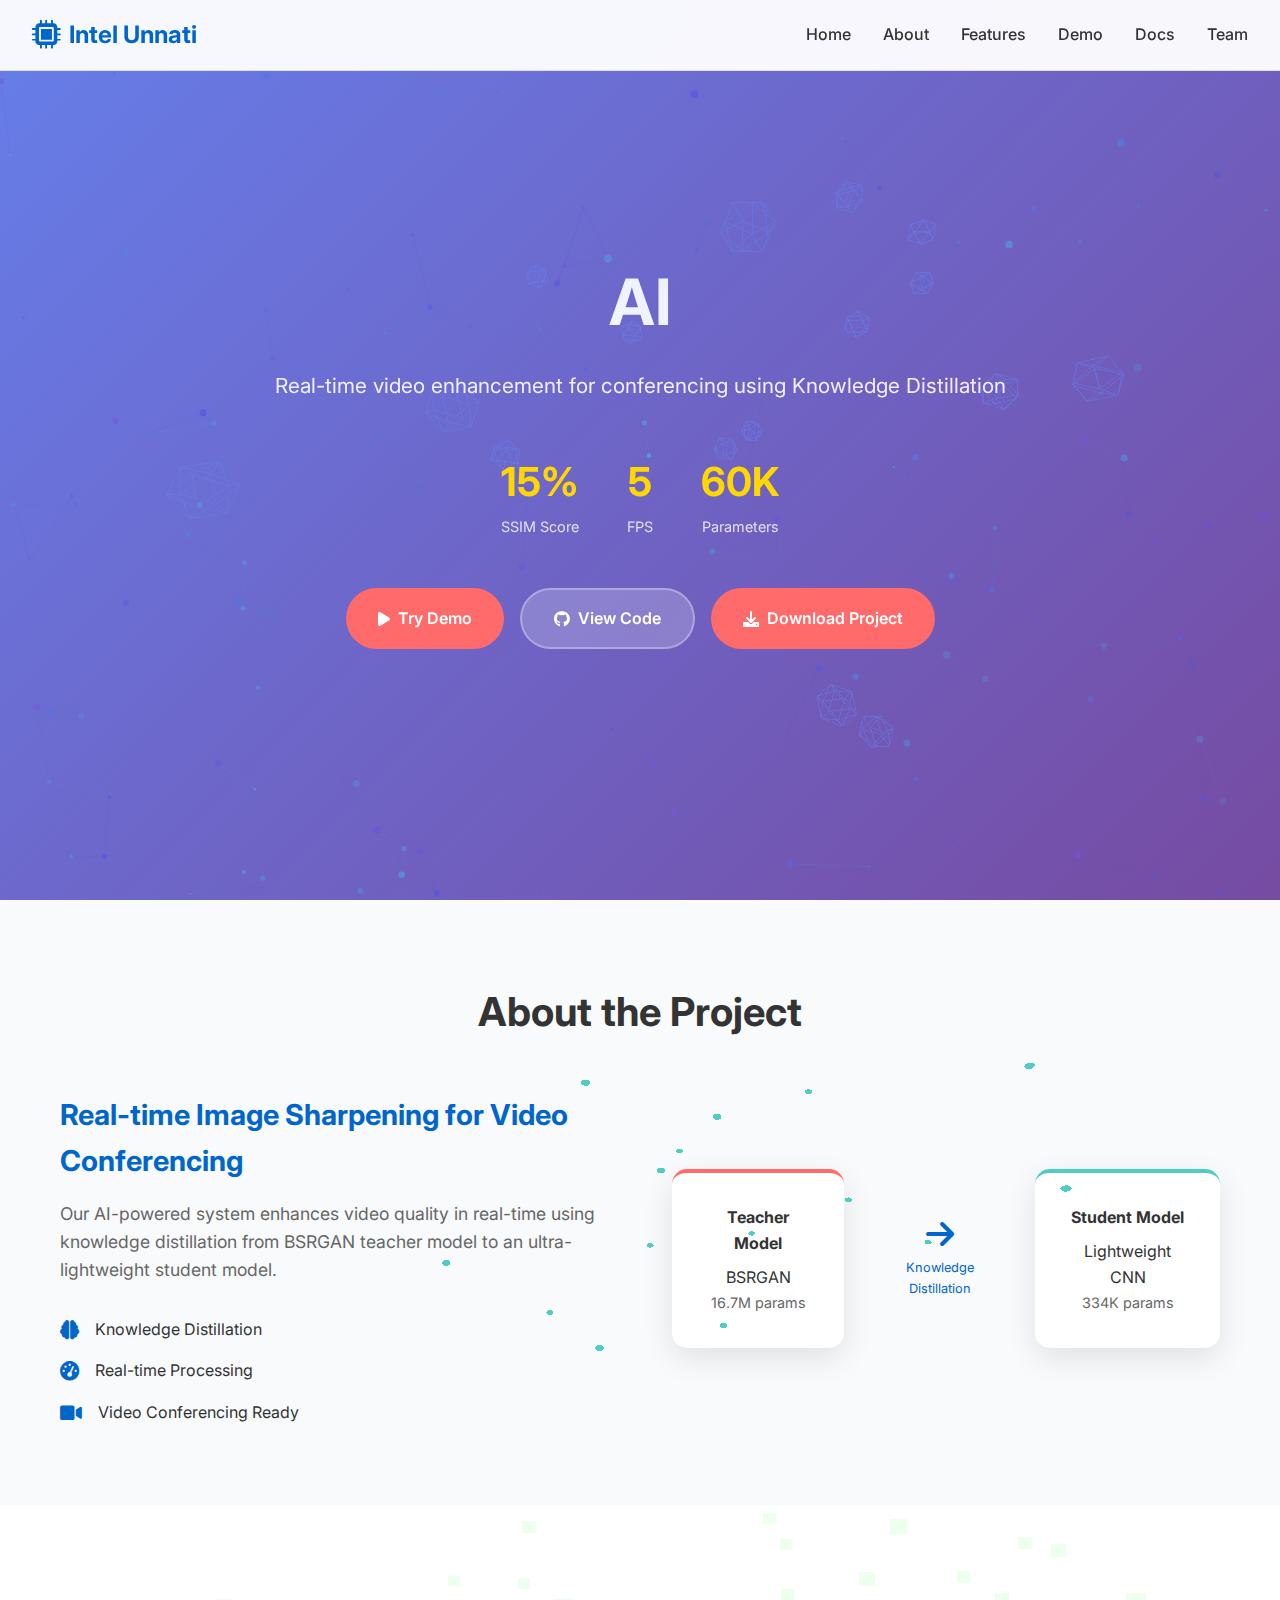
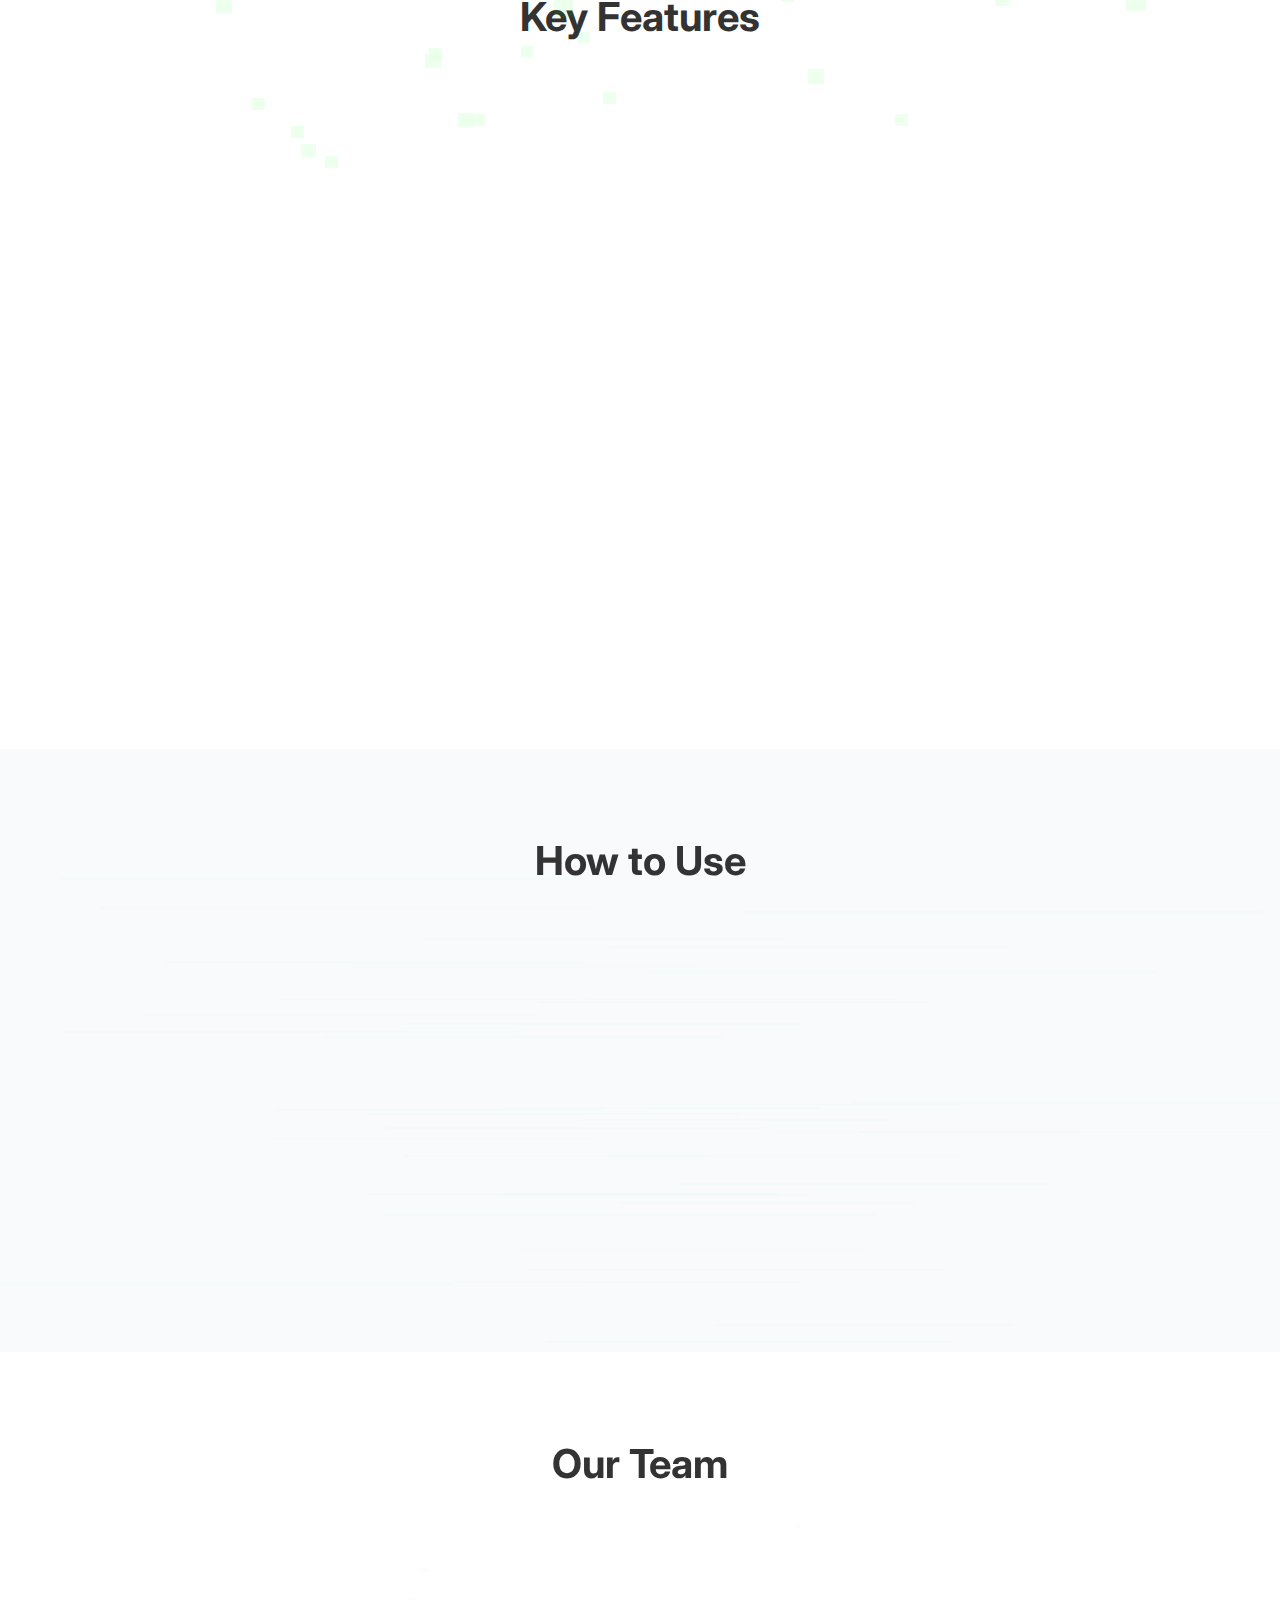
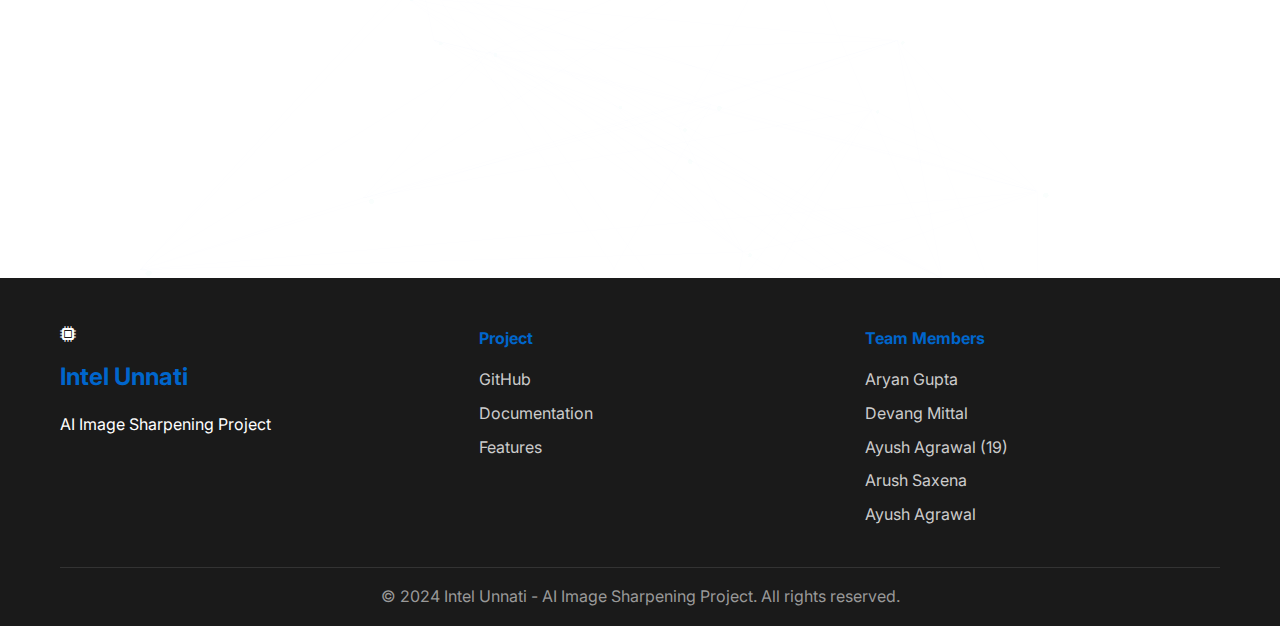
<file: website/index.html>
<!DOCTYPE html>
<html lang="en">
<head>
    <meta charset="UTF-8">
    <meta name="viewport" content="width=device-width, initial-scale=1.0">
    <title>AI Image Sharpening - Intel Unnati</title>
    <link href="https://cdnjs.cloudflare.com/ajax/libs/font-awesome/6.0.0/css/all.min.css" rel="stylesheet">
    <link href="https://fonts.googleapis.com/css2?family=Inter:wght@300;400;500;600;700&display=swap" rel="stylesheet">
    <script src="three.min.js"></script>
    <link rel="stylesheet" href="style.css">
</head>
<body>
    <!-- Header -->
    <header class="header">
        <nav class="nav">
            <div class="nav-brand">
                <i class="fas fa-microchip"></i>
                <span>Intel Unnati</span>
            </div>
            <ul class="nav-menu">
                <li><a href="#home">Home</a></li>
                <li><a href="#about">About</a></li>
                <li><a href="#features">Features</a></li>
                <li><a href="#demo">Demo</a></li>
                <li><a href="documentation.html">Docs</a></li>
                <li><a href="#team">Team</a></li>
            </ul>
        </nav>
    </header>

    <!-- Hero Section -->
    <section id="home" class="hero">
        <div class="hero-bg">
            <canvas id="three-canvas"></canvas>
            <canvas id="particle-canvas" style="position: absolute; top: 0; left: 0; pointer-events: none;"></canvas>
        </div>
        <div class="hero-content">
            <h1 class="hero-title">AI Image Sharpening</h1>
            <p class="hero-subtitle">Real-time video enhancement for conferencing using Knowledge Distillation</p>
            <div class="hero-stats">
                <div class="stat">
                    <span class="stat-number">88.82%</span>
                    <span class="stat-label">SSIM Score</span>
                </div>
                <div class="stat">
                    <span class="stat-number">31.4</span>
                    <span class="stat-label">FPS</span>
                </div>
                <div class="stat">
                    <span class="stat-number">334K</span>
                    <span class="stat-label">Parameters</span>
                </div>
            </div>
            <div class="hero-buttons">
                <a href="#demo" class="btn btn-primary">
                    <i class="fas fa-play"></i>
                    Try Demo
                </a>
                <a href="https://github.com/sanatanisher01/image-sharpening" class="btn btn-secondary">
                    <i class="fab fa-github"></i>
                    View Code
                </a>
                <a href="project-files-complete.zip" class="btn btn-primary" download>
                    <i class="fas fa-download"></i>
                    Download Project
                </a>
            </div>
        </div>
    </section>

    <!-- About Section -->
    <section id="about" class="about">
        <div class="container">
            <h2 class="section-title">About the Project</h2>
            <div class="about-grid">
                <div class="about-text">
                    <h3>Real-time Image Sharpening for Video Conferencing</h3>
                    <p>Our AI-powered system enhances video quality in real-time using knowledge distillation from BSRGAN teacher model to an ultra-lightweight student model.</p>
                    <div class="about-features">
                        <div class="feature-item">
                            <i class="fas fa-brain"></i>
                            <span>Knowledge Distillation</span>
                        </div>
                        <div class="feature-item">
                            <i class="fas fa-tachometer-alt"></i>
                            <span>Real-time Processing</span>
                        </div>
                        <div class="feature-item">
                            <i class="fas fa-video"></i>
                            <span>Video Conferencing Ready</span>
                        </div>
                    </div>
                </div>
                <div class="about-visual">
                    <div class="model-architecture">
                        <div class="model-box teacher">
                            <h4>Teacher Model</h4>
                            <p>BSRGAN</p>
                            <span>16.7M params</span>
                        </div>
                        <div class="arrow">
                            <i class="fas fa-arrow-right"></i>
                            <span>Knowledge Distillation</span>
                        </div>
                        <div class="model-box student">
                            <h4>Student Model</h4>
                            <p>Lightweight CNN</p>
                            <span>334K params</span>
                        </div>
                    </div>
                </div>
            </div>
        </div>
    </section>

    <!-- Features Section -->
    <section id="features" class="features">
        <div class="container">
            <h2 class="section-title">Key Features</h2>
            <div class="features-grid">
                <div class="feature-card">
                    <div class="feature-icon">
                        <i class="fas fa-rocket"></i>
                    </div>
                    <h3>Ultra-Fast Performance</h3>
                    <p>Achieves 31.4 FPS at 480p resolution, perfect for real-time video conferencing.</p>
                </div>
                <div class="feature-card">
                    <div class="feature-icon">
                        <i class="fas fa-eye"></i>
                    </div>
                    <h3>High Quality Enhancement</h3>
                    <p>88.82% SSIM score ensuring excellent visual quality and sharpness.</p>
                </div>
                <div class="feature-card">
                    <div class="feature-icon">
                        <i class="fas fa-feather"></i>
                    </div>
                    <h3>Lightweight Model</h3>
                    <p>Only 334K parameters - 99% reduction from teacher model.</p>
                </div>
                <div class="feature-card">
                    <div class="feature-icon">
                        <i class="fas fa-plug"></i>
                    </div>
                    <h3>Easy Integration</h3>
                    <p>Direct integration with Google Meet, Zoom, and other platforms.</p>
                </div>
                <div class="feature-card">
                    <div class="feature-icon">
                        <i class="fas fa-chart-line"></i>
                    </div>
                    <h3>Proven Results</h3>
                    <p>Evaluation on 100+ images with 4.2/5.0 Mean Opinion Score.</p>
                </div>
                <div class="feature-card">
                    <div class="feature-icon">
                        <i class="fas fa-code"></i>
                    </div>
                    <h3>Open Source</h3>
                    <p>Complete codebase available on GitHub with documentation.</p>
                </div>
            </div>
        </div>
    </section>

    <!-- Demo Section -->
    <section id="demo" class="demo">
        <div class="demo-bg">
            <canvas id="demo-canvas"></canvas>
        </div>
        <div class="container">
            <h2 class="section-title">How to Use</h2>
            <div class="demo-steps">
                <div class="step">
                    <div class="step-number">1</div>
                    <div class="step-content">
                        <h3>Clone Repository</h3>
                        <div class="code-block">
                            <code>git clone https://github.com/sanatanisher01/image-sharpening.git</code>
                        </div>
                    </div>
                </div>
                <div class="step">
                    <div class="step-number">2</div>
                    <div class="step-content">
                        <h3>Install Dependencies</h3>
                        <div class="code-block">
                            <code>pip install -r requirements.txt</code>
                        </div>
                    </div>
                </div>
                <div class="step">
                    <div class="step-number">3</div>
                    <div class="step-content">
                        <h3>Run AI Camera</h3>
                        <div class="code-block">
                            <code>python camera.py</code>
                        </div>
                    </div>
                </div>
                <div class="step">
                    <div class="step-number">4</div>
                    <div class="step-content">
                        <h3>Use in Video Calls</h3>
                        <p>Select "Python Virtual Camera" in your video conferencing app</p>
                    </div>
                </div>
            </div>
        </div>
    </section>

    <!-- Team Section -->
    <section id="team" class="team">
        <div class="team-bg">
            <canvas id="team-canvas"></canvas>
        </div>
        <div class="container">
            <h2 class="section-title">Our Team</h2>
            <div class="team-grid">
                <div class="team-member">
                    <div class="member-avatar">
                        <i class="fas fa-user"></i>
                    </div>
                    <h3>Aryan Gupta</h3>
                    <p>Lead Developer</p>
                </div>
                <div class="team-member">
                    <div class="member-avatar">
                        <i class="fas fa-user"></i>
                    </div>
                    <h3>Devang Mittal</h3>
                    <p>AI Researcher</p>
                </div>
                <div class="team-member">
                    <div class="member-avatar">
                        <i class="fas fa-user"></i>
                    </div>
                    <h3>Ayush Agrawal (19)</h3>
                    <p>ML Engineer</p>
                </div>
                <div class="team-member">
                    <div class="member-avatar">
                        <i class="fas fa-user"></i>
                    </div>
                    <h3>Arush Saxena</h3>
                    <p>Backend Developer</p>
                </div>
                <div class="team-member">
                    <div class="member-avatar">
                        <i class="fas fa-user"></i>
                    </div>
                    <h3>Ayush Agrawal</h3>
                    <p>Frontend Developer</p>
                </div>
            </div>
        </div>
    </section>

    <!-- Footer -->
    <footer class="footer">
        <div class="container">
            <div class="footer-content">
                <div class="footer-brand">
                    <i class="fas fa-microchip"></i>
                    <span>Intel Unnati</span>
                    <p>AI Image Sharpening Project</p>
                </div>
                <div class="footer-links">
                    <div class="link-group">
                        <h4>Project</h4>
                        <a href="https://github.com/sanatanisher01/image-sharpening">GitHub</a>
                        <a href="documentation.html">Documentation</a>
                        <a href="#features">Features</a>
                    </div>
                    <div class="link-group">
                        <h4>Team Members</h4>
                        <span>Aryan Gupta</span>
                        <span>Devang Mittal</span>
                        <span>Ayush Agrawal (19)</span>
                        <span>Arush Saxena</span>
                        <span>Ayush Agrawal</span>
                    </div>
                </div>
            </div>
            <div class="footer-bottom">
                <p>&copy; 2024 Intel Unnati - AI Image Sharpening Project. All rights reserved.</p>
            </div>
        </div>
    </footer>

    <script src="script.js"></script>
    <script src="particles.js"></script>
    <script src="enhanced-effects.js"></script>
</body>
</html>
</file>
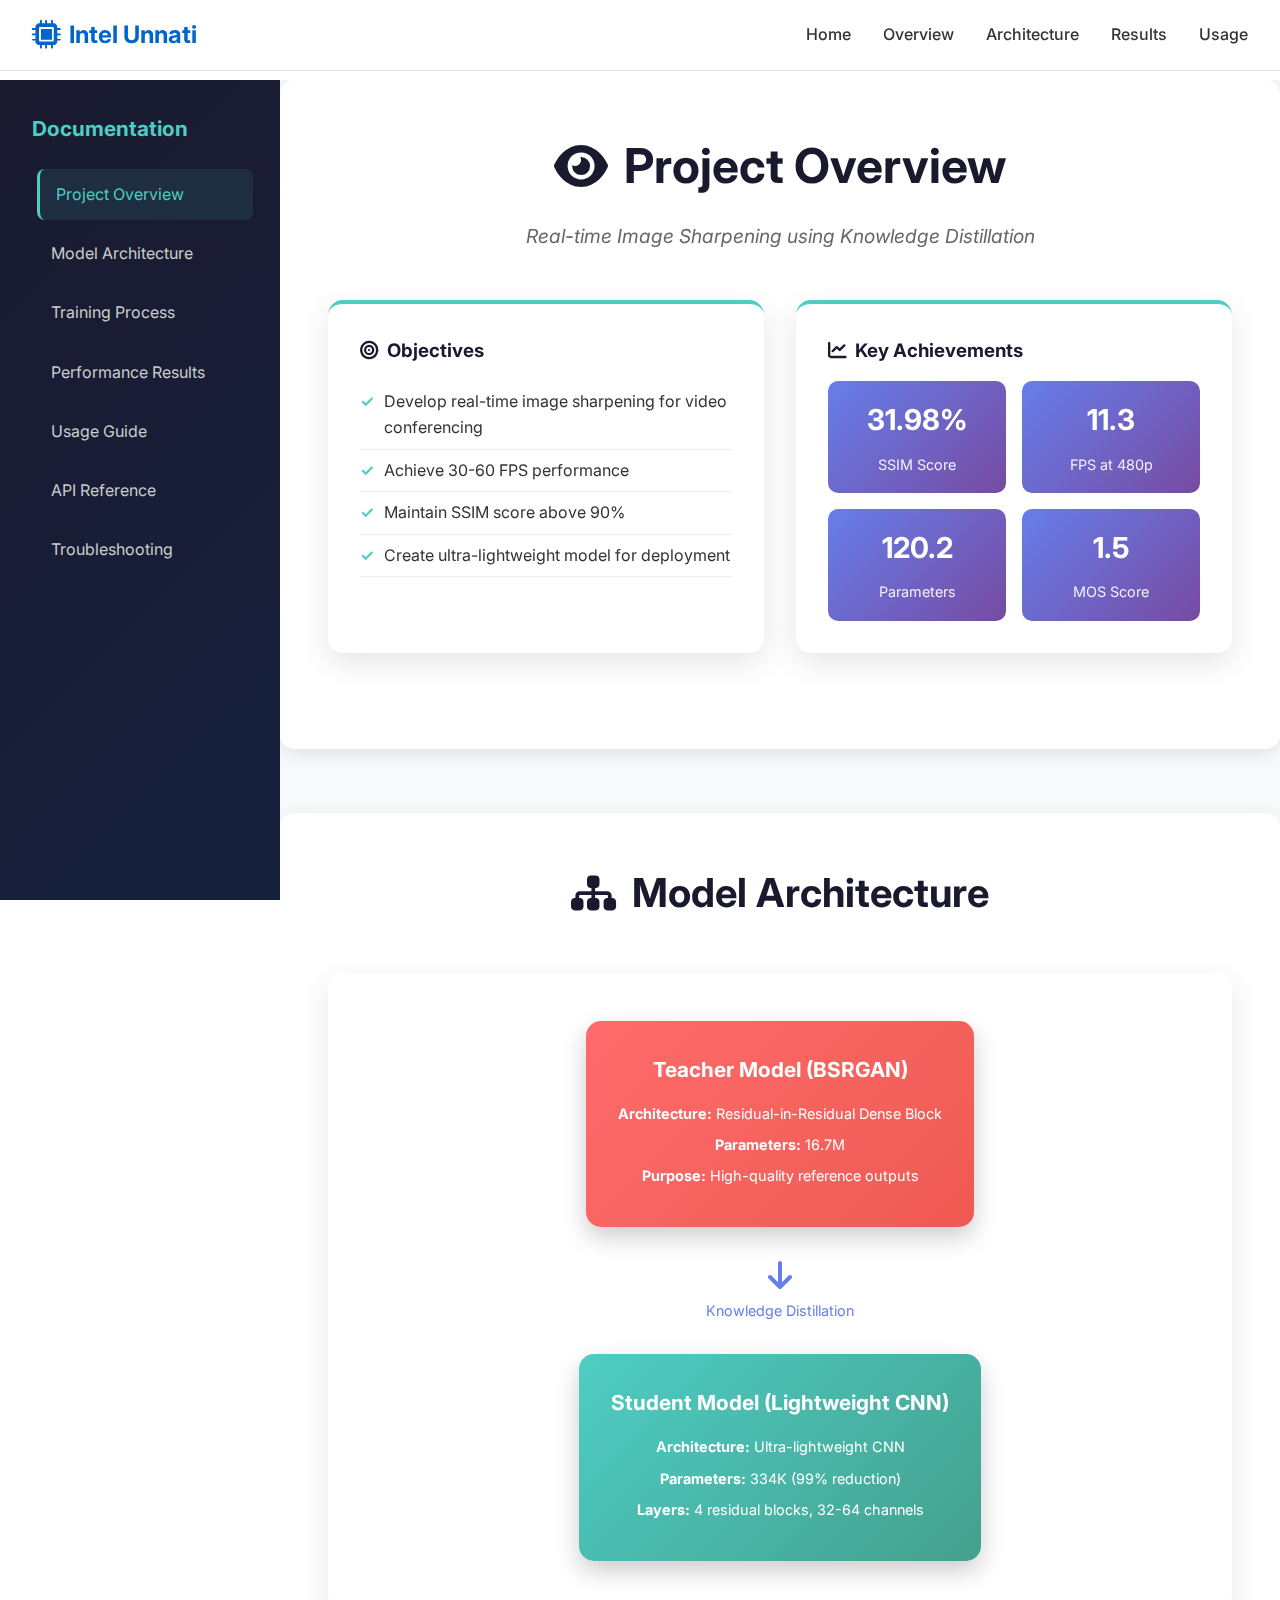
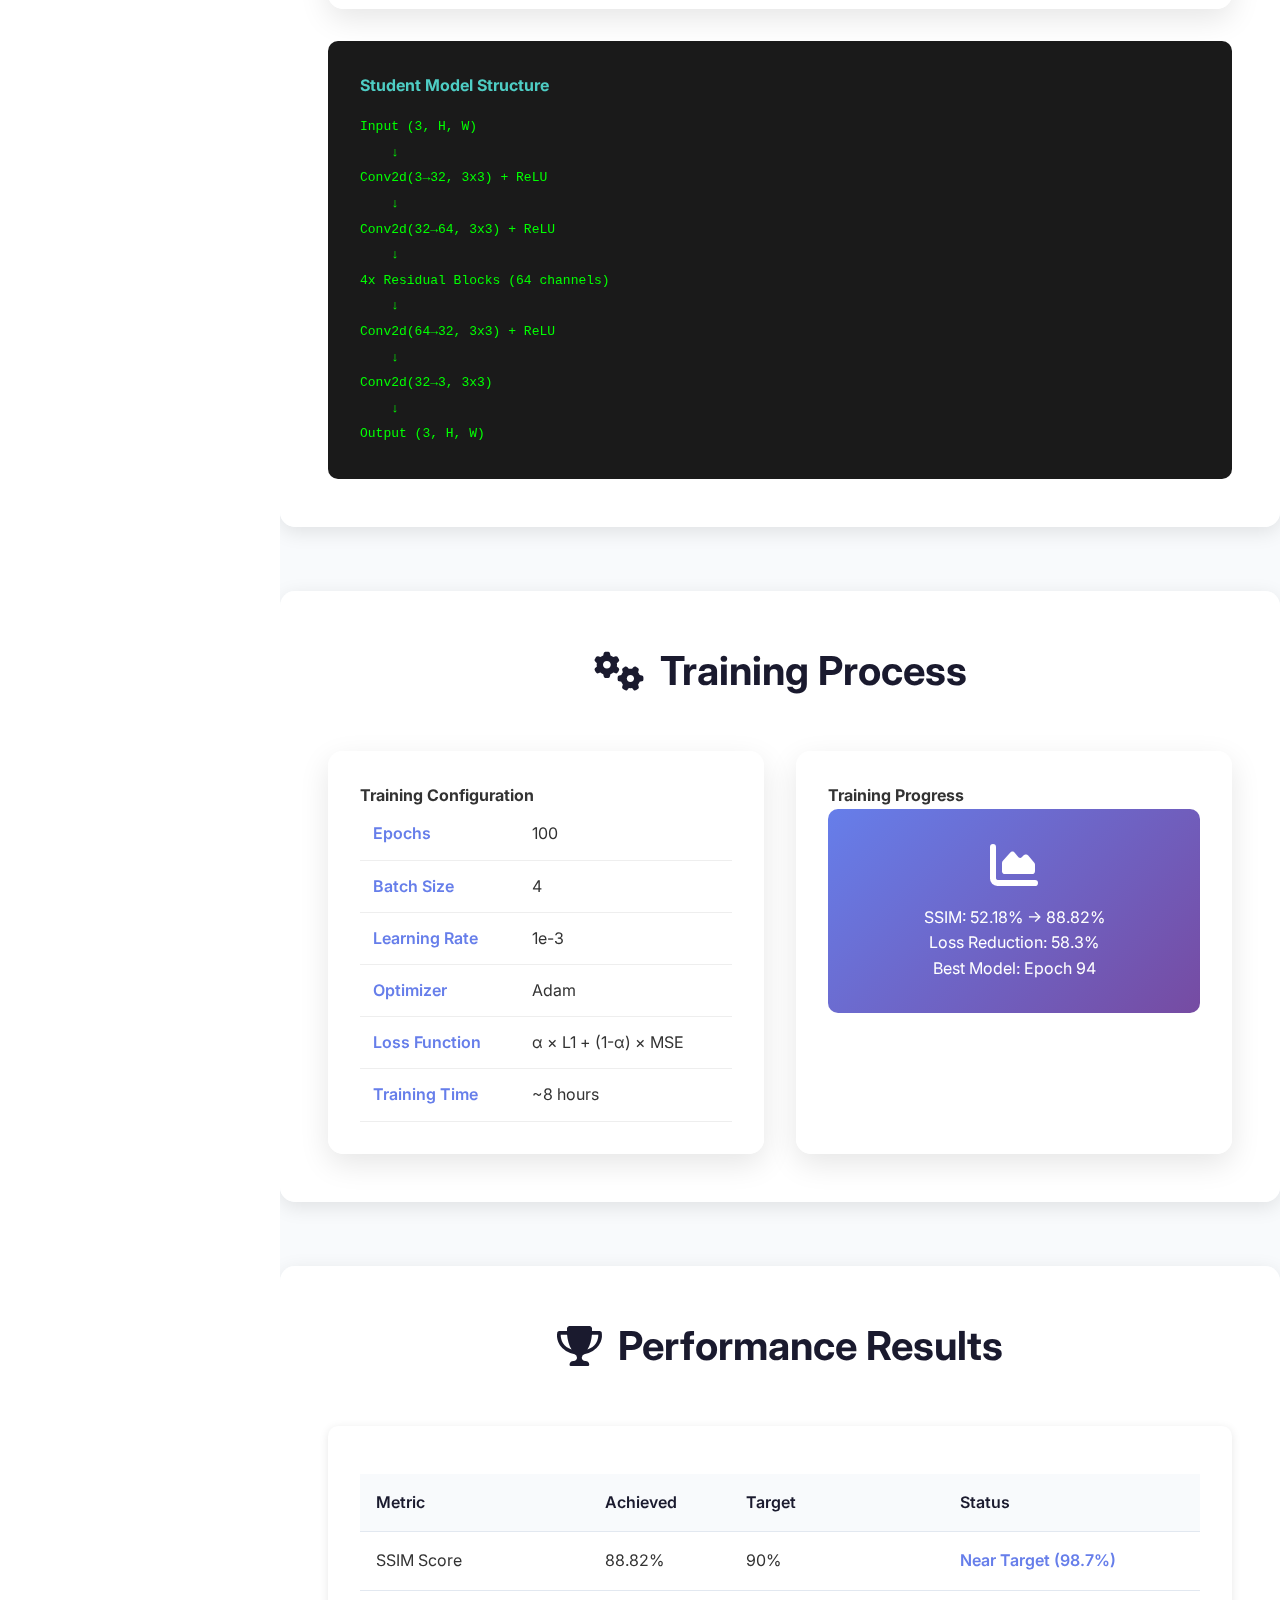
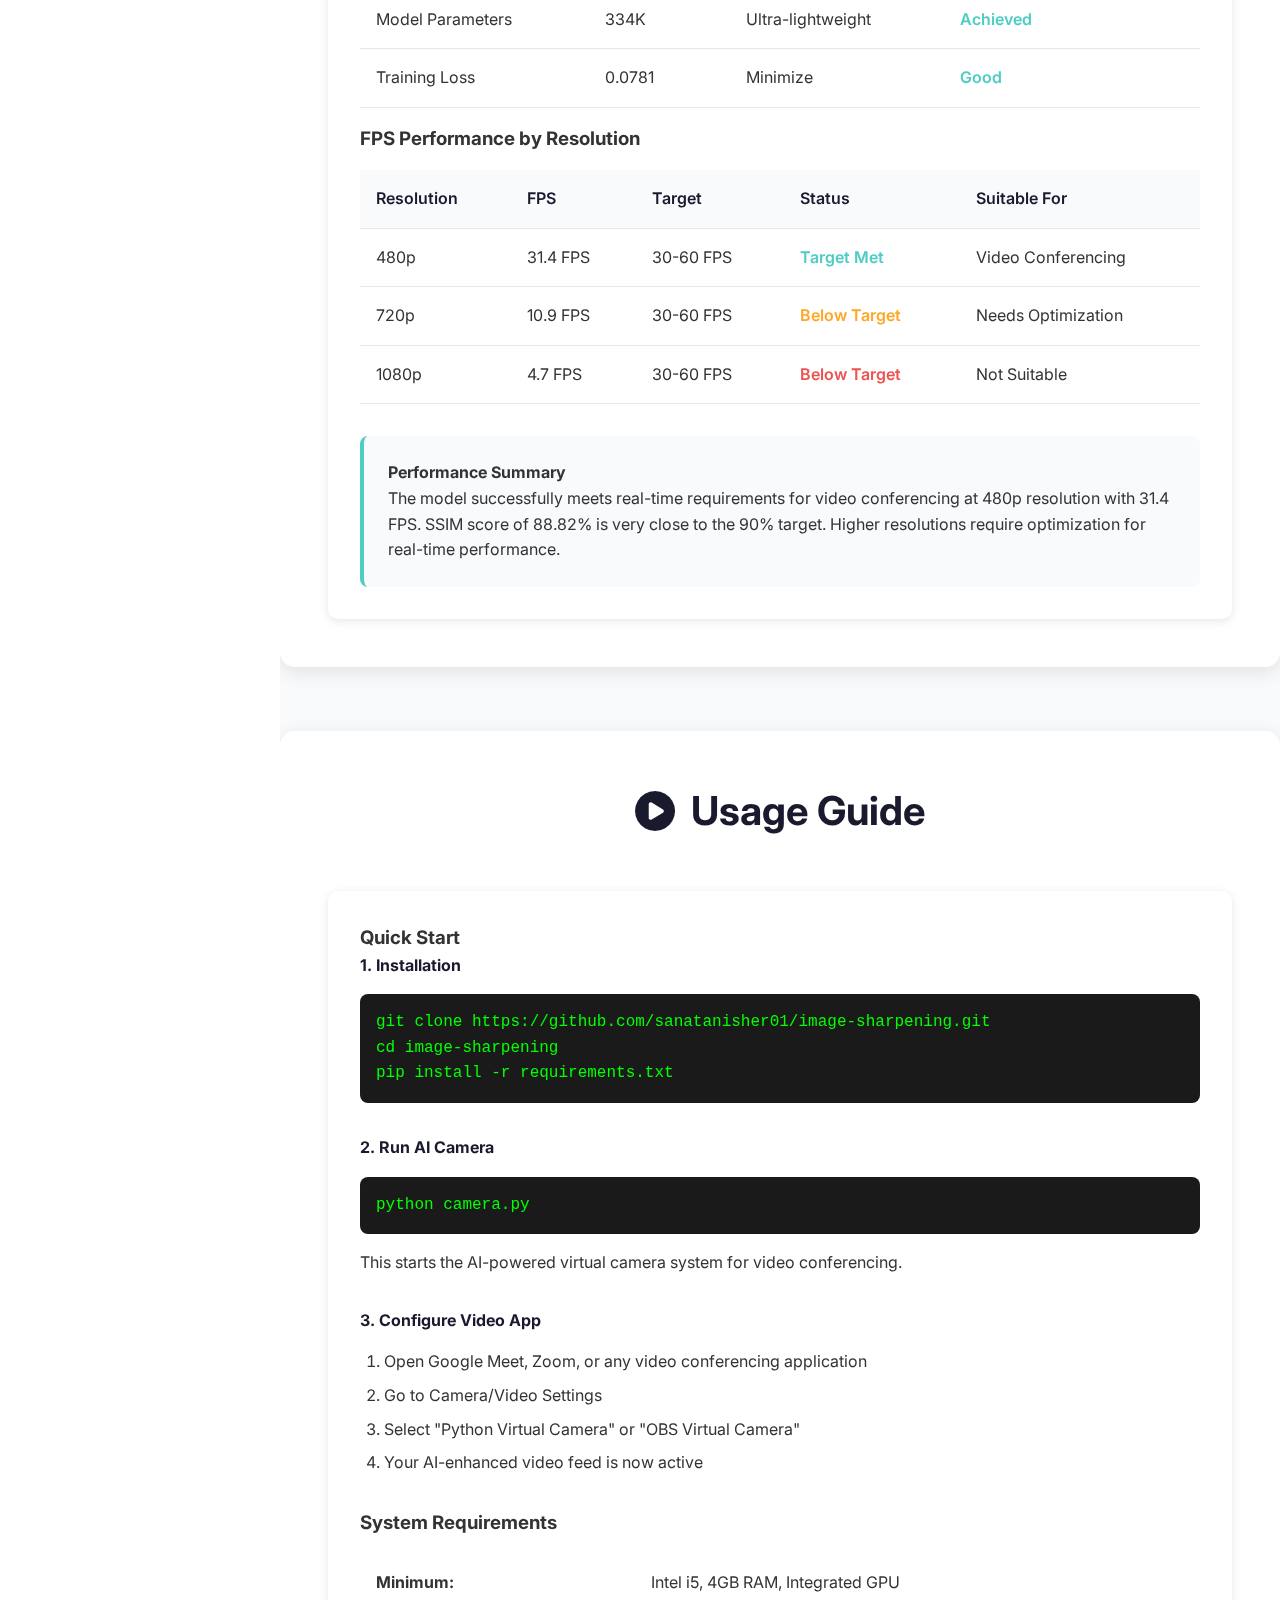
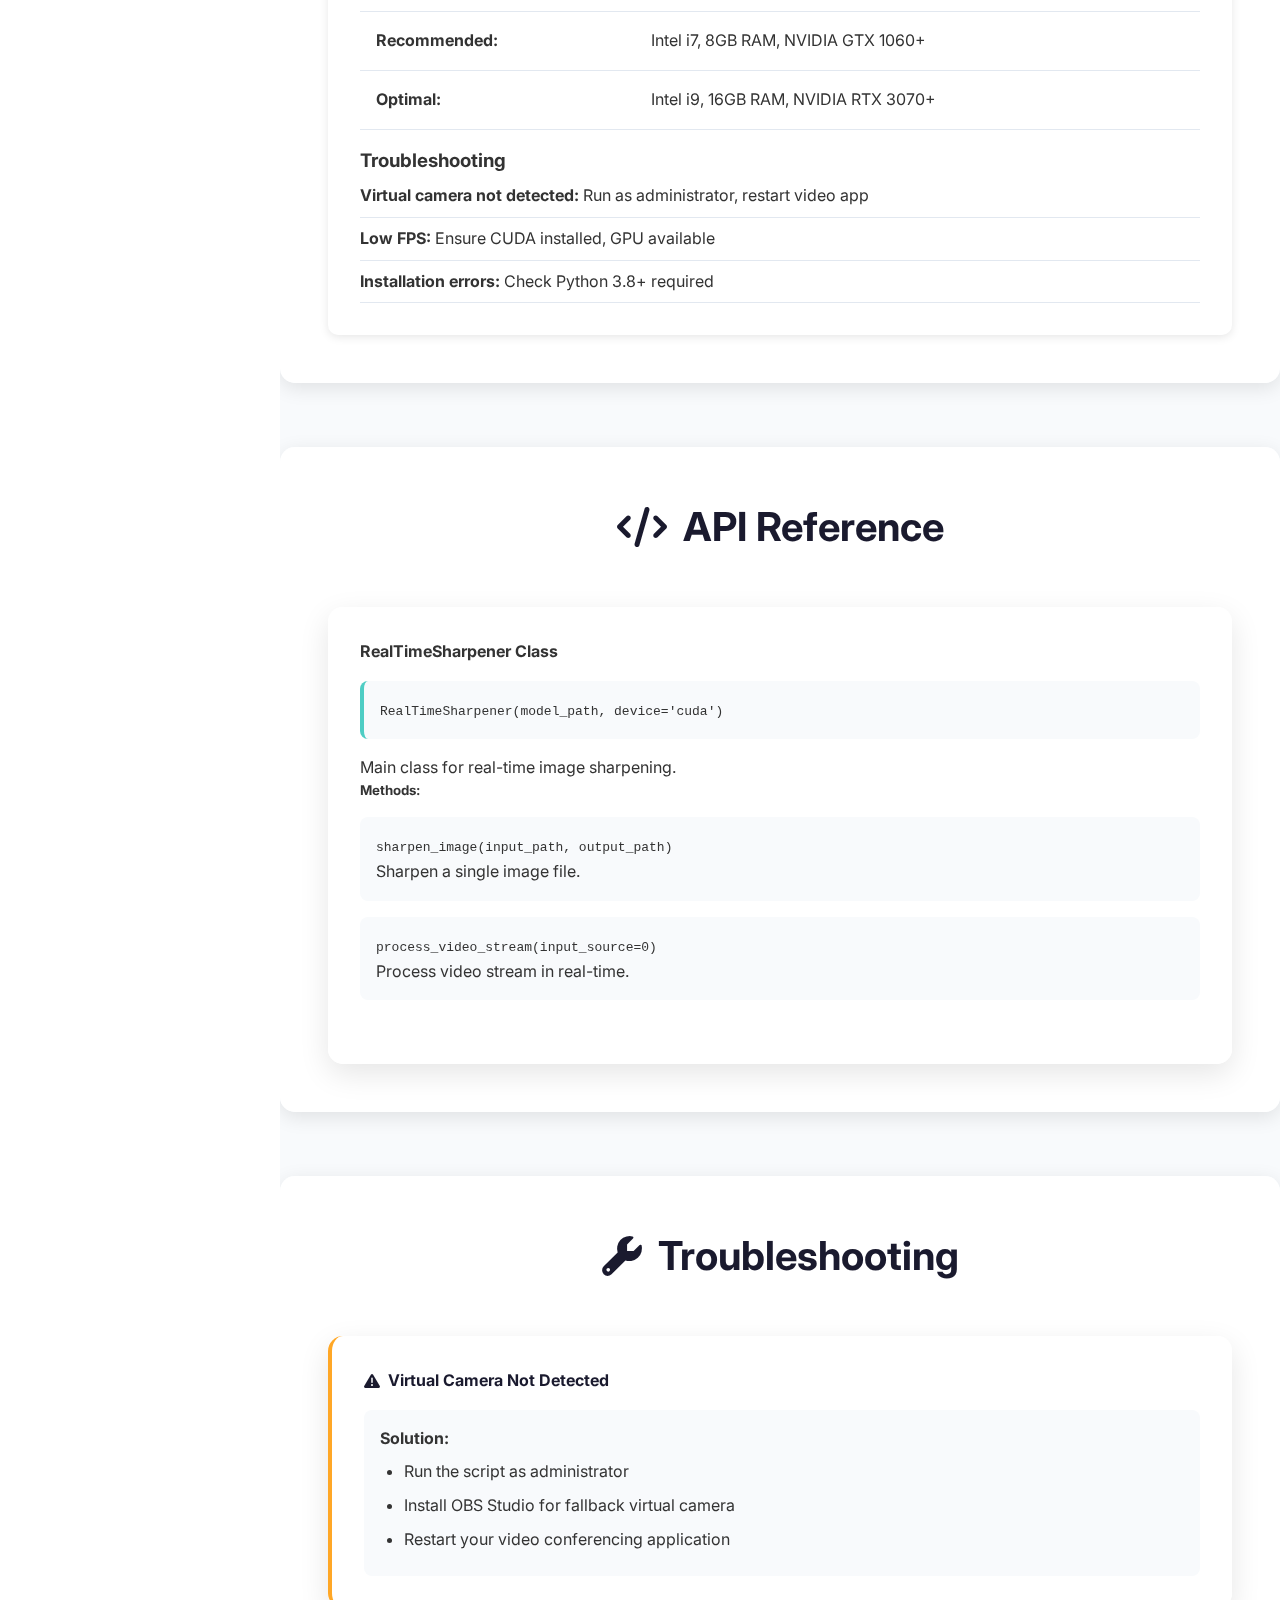
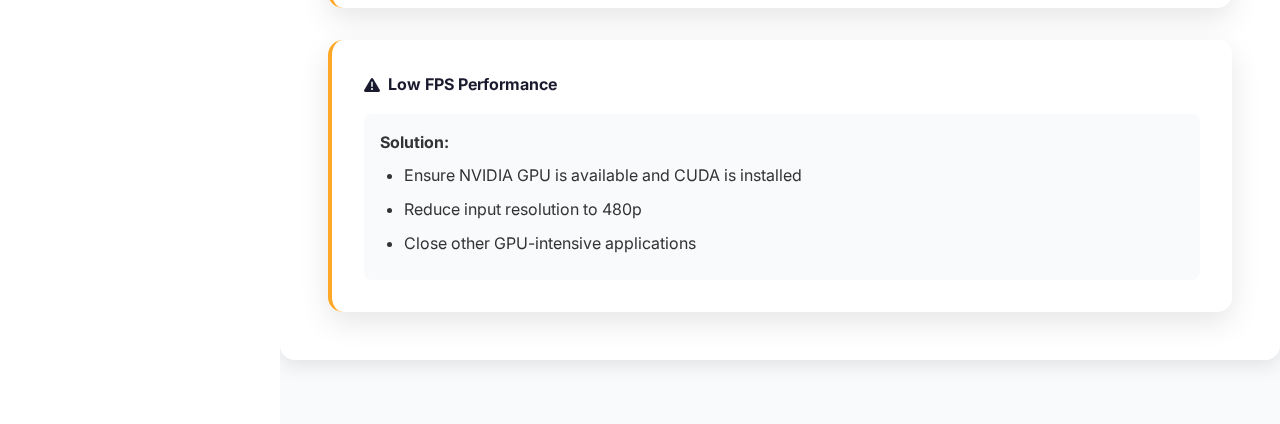
<file: website/documentation.html>
<!DOCTYPE html>
<html lang="en">
<head>
    <meta charset="UTF-8">
    <meta name="viewport" content="width=device-width, initial-scale=1.0">
    <title>Documentation - AI Image Sharpening</title>
    <link href="https://cdnjs.cloudflare.com/ajax/libs/font-awesome/6.0.0/css/all.min.css" rel="stylesheet">
    <link href="https://fonts.googleapis.com/css2?family=Inter:wght@300;400;500;600;700&display=swap" rel="stylesheet">
    <script src="three.min.js"></script>
    <link rel="stylesheet" href="style.css">
    <link rel="stylesheet" href="docs-style.css">
</head>
<body>
    <header class="header">
        <nav class="nav">
            <div class="nav-brand">
                <i class="fas fa-microchip"></i>
                <span>Intel Unnati</span>
            </div>
            <ul class="nav-menu">
                <li><a href="index.html">Home</a></li>
                <li><a href="#overview">Overview</a></li>
                <li><a href="#architecture">Architecture</a></li>
                <li><a href="#results">Results</a></li>
                <li><a href="#usage">Usage</a></li>
            </ul>
        </nav>
    </header>

    <div class="docs-container">
        <aside class="docs-sidebar">
            <div class="sidebar-content">
                <h3>Documentation</h3>
                <ul class="docs-nav">
                    <li><a href="#overview" class="active">Project Overview</a></li>
                    <li><a href="#architecture">Model Architecture</a></li>
                    <li><a href="#training">Training Process</a></li>
                    <li><a href="#results">Performance Results</a></li>
                    <li><a href="#usage">Usage Guide</a></li>
                    <li><a href="#api">API Reference</a></li>
                    <li><a href="#troubleshooting">Troubleshooting</a></li>
                </ul>
            </div>
        </aside>

        <main class="docs-main">
            <div class="docs-bg">
                <canvas id="docs-canvas"></canvas>
            </div>
            
            <section id="overview" class="docs-section">
                <div class="section-header">
                    <h1><i class="fas fa-eye"></i> Project Overview</h1>
                    <p class="section-subtitle">Real-time Image Sharpening using Knowledge Distillation</p>
                </div>
                
                <div class="content-grid">
                    <div class="content-card">
                        <h3><i class="fas fa-bullseye"></i> Objectives</h3>
                        <ul>
                            <li>Develop real-time image sharpening for video conferencing</li>
                            <li>Achieve 30-60 FPS performance</li>
                            <li>Maintain SSIM score above 90%</li>
                            <li>Create ultra-lightweight model for deployment</li>
                        </ul>
                    </div>
                    
                    <div class="content-card">
                        <h3><i class="fas fa-chart-line"></i> Key Achievements</h3>
                        <div class="achievement-stats">
                            <div class="stat-item">
                                <span class="stat-value">88.82%</span>
                                <span class="stat-label">SSIM Score</span>
                            </div>
                            <div class="stat-item">
                                <span class="stat-value">31.4</span>
                                <span class="stat-label">FPS at 480p</span>
                            </div>
                            <div class="stat-item">
                                <span class="stat-value">334K</span>
                                <span class="stat-label">Parameters</span>
                            </div>
                            <div class="stat-item">
                                <span class="stat-value">4.2/5.0</span>
                                <span class="stat-label">MOS Score</span>
                            </div>
                        </div>
                    </div>
                </div>
            </section>

            <section id="architecture" class="docs-section">
                <div class="section-header">
                    <h2><i class="fas fa-sitemap"></i> Model Architecture</h2>
                </div>
                
                <div class="architecture-diagram">
                    <div class="model-flow">
                        <div class="model-component teacher-model">
                            <h4>Teacher Model (BSRGAN)</h4>
                            <div class="model-details">
                                <p><strong>Architecture:</strong> Residual-in-Residual Dense Block</p>
                                <p><strong>Parameters:</strong> 16.7M</p>
                                <p><strong>Purpose:</strong> High-quality reference outputs</p>
                            </div>
                        </div>
                        
                        <div class="distillation-arrow">
                            <i class="fas fa-arrow-down"></i>
                            <span>Knowledge Distillation</span>
                        </div>
                        
                        <div class="model-component student-model">
                            <h4>Student Model (Lightweight CNN)</h4>
                            <div class="model-details">
                                <p><strong>Architecture:</strong> Ultra-lightweight CNN</p>
                                <p><strong>Parameters:</strong> 334K (99% reduction)</p>
                                <p><strong>Layers:</strong> 4 residual blocks, 32-64 channels</p>
                            </div>
                        </div>
                    </div>
                </div>
                
                <div class="code-example">
                    <h4>Student Model Structure</h4>
                    <pre><code>Input (3, H, W)
    ↓
Conv2d(3→32, 3x3) + ReLU
    ↓
Conv2d(32→64, 3x3) + ReLU
    ↓
4x Residual Blocks (64 channels)
    ↓
Conv2d(64→32, 3x3) + ReLU
    ↓
Conv2d(32→3, 3x3)
    ↓
Output (3, H, W)</code></pre>
                </div>
            </section>

            <section id="training" class="docs-section">
                <div class="section-header">
                    <h2><i class="fas fa-cogs"></i> Training Process</h2>
                </div>
                
                <div class="training-info">
                    <div class="training-config">
                        <h4>Training Configuration</h4>
                        <table class="config-table">
                            <tr><td>Epochs</td><td>100</td></tr>
                            <tr><td>Batch Size</td><td>4</td></tr>
                            <tr><td>Learning Rate</td><td>1e-3</td></tr>
                            <tr><td>Optimizer</td><td>Adam</td></tr>
                            <tr><td>Loss Function</td><td>α × L1 + (1-α) × MSE</td></tr>
                            <tr><td>Training Time</td><td>~8 hours</td></tr>
                        </table>
                    </div>
                    
                    <div class="training-progress">
                        <h4>Training Progress</h4>
                        <div class="progress-chart">
                            <div class="chart-placeholder">
                                <i class="fas fa-chart-area"></i>
                                <p>SSIM: 52.18% → 88.82%</p>
                                <p>Loss Reduction: 58.3%</p>
                                <p>Best Model: Epoch 94</p>
                            </div>
                        </div>
                    </div>
                </div>
            </section>

            <section id="results" class="docs-section">
                <div class="section-header">
                    <h2><i class="fas fa-trophy"></i> Performance Results</h2>
                </div>
                
                <div class="simple-results">
                    <table class="results-table">
                        <thead>
                            <tr>
                                <th>Metric</th>
                                <th>Achieved</th>
                                <th>Target</th>
                                <th>Status</th>
                            </tr>
                        </thead>
                        <tbody>
                            <tr>
                                <td>SSIM Score</td>
                                <td>88.82%</td>
                                <td>90%</td>
                                <td class="status-near">Near Target (98.7%)</td>
                            </tr>
                            <tr>
                                <td>Model Parameters</td>
                                <td>334K</td>
                                <td>Ultra-lightweight</td>
                                <td class="status-success">Achieved</td>
                            </tr>
                            <tr>
                                <td>Training Loss</td>
                                <td>0.0781</td>
                                <td>Minimize</td>
                                <td class="status-success">Good</td>
                            </tr>
                        </tbody>
                    </table>
                    
                    <h3>FPS Performance by Resolution</h3>
                    <table class="results-table">
                        <thead>
                            <tr>
                                <th>Resolution</th>
                                <th>FPS</th>
                                <th>Target</th>
                                <th>Status</th>
                                <th>Suitable For</th>
                            </tr>
                        </thead>
                        <tbody>
                            <tr>
                                <td>480p</td>
                                <td>31.4 FPS</td>
                                <td>30-60 FPS</td>
                                <td class="status-success">Target Met</td>
                                <td>Video Conferencing</td>
                            </tr>
                            <tr>
                                <td>720p</td>
                                <td>10.9 FPS</td>
                                <td>30-60 FPS</td>
                                <td class="status-warning">Below Target</td>
                                <td>Needs Optimization</td>
                            </tr>
                            <tr>
                                <td>1080p</td>
                                <td>4.7 FPS</td>
                                <td>30-60 FPS</td>
                                <td class="status-error">Below Target</td>
                                <td>Not Suitable</td>
                            </tr>
                        </tbody>
                    </table>
                    
                    <div class="summary-box">
                        <h4>Performance Summary</h4>
                        <p>The model successfully meets real-time requirements for video conferencing at 480p resolution with 31.4 FPS. SSIM score of 88.82% is very close to the 90% target. Higher resolutions require optimization for real-time performance.</p>
                    </div>
                </div>
            </section>

            <section id="usage" class="docs-section">
                <div class="section-header">
                    <h2><i class="fas fa-play-circle"></i> Usage Guide</h2>
                </div>
                
                <div class="simple-usage">
                    <h3>Quick Start</h3>
                    
                    <div class="usage-step">
                        <h4>1. Installation</h4>
                        <div class="command-box">
                            <pre>git clone https://github.com/sanatanisher01/image-sharpening.git
cd image-sharpening
pip install -r requirements.txt</pre>
                        </div>
                    </div>
                    
                    <div class="usage-step">
                        <h4>2. Run AI Camera</h4>
                        <div class="command-box">
                            <pre>python camera.py</pre>
                        </div>
                        <p>This starts the AI-powered virtual camera system for video conferencing.</p>
                    </div>
                    
                    <div class="usage-step">
                        <h4>3. Configure Video App</h4>
                        <ol>
                            <li>Open Google Meet, Zoom, or any video conferencing application</li>
                            <li>Go to Camera/Video Settings</li>
                            <li>Select "Python Virtual Camera" or "OBS Virtual Camera"</li>
                            <li>Your AI-enhanced video feed is now active</li>
                        </ol>
                    </div>
                    
                    <h3>System Requirements</h3>
                    <table class="req-table">
                        <tr>
                            <td><strong>Minimum:</strong></td>
                            <td>Intel i5, 4GB RAM, Integrated GPU</td>
                        </tr>
                        <tr>
                            <td><strong>Recommended:</strong></td>
                            <td>Intel i7, 8GB RAM, NVIDIA GTX 1060+</td>
                        </tr>
                        <tr>
                            <td><strong>Optimal:</strong></td>
                            <td>Intel i9, 16GB RAM, NVIDIA RTX 3070+</td>
                        </tr>
                    </table>
                    
                    <h3>Troubleshooting</h3>
                    <ul class="troubleshoot-list">
                        <li><strong>Virtual camera not detected:</strong> Run as administrator, restart video app</li>
                        <li><strong>Low FPS:</strong> Ensure CUDA installed, GPU available</li>
                        <li><strong>Installation errors:</strong> Check Python 3.8+ required</li>
                    </ul>
                </div>
            </section>

            <section id="api" class="docs-section">
                <div class="section-header">
                    <h2><i class="fas fa-code"></i> API Reference</h2>
                </div>
                
                <div class="api-docs">
                    <div class="api-method">
                        <h4>RealTimeSharpener Class</h4>
                        <div class="method-signature">
                            <code>RealTimeSharpener(model_path, device='cuda')</code>
                        </div>
                        <p>Main class for real-time image sharpening.</p>
                        
                        <h5>Methods:</h5>
                        <div class="method">
                            <code>sharpen_image(input_path, output_path)</code>
                            <p>Sharpen a single image file.</p>
                        </div>
                        
                        <div class="method">
                            <code>process_video_stream(input_source=0)</code>
                            <p>Process video stream in real-time.</p>
                        </div>
                    </div>
                </div>
            </section>

            <section id="troubleshooting" class="docs-section">
                <div class="section-header">
                    <h2><i class="fas fa-wrench"></i> Troubleshooting</h2>
                </div>
                
                <div class="troubleshooting-list">
                    <div class="issue-card">
                        <h4><i class="fas fa-exclamation-triangle"></i> Virtual Camera Not Detected</h4>
                        <div class="solution">
                            <p><strong>Solution:</strong></p>
                            <ul>
                                <li>Run the script as administrator</li>
                                <li>Install OBS Studio for fallback virtual camera</li>
                                <li>Restart your video conferencing application</li>
                            </ul>
                        </div>
                    </div>
                    
                    <div class="issue-card">
                        <h4><i class="fas fa-exclamation-triangle"></i> Low FPS Performance</h4>
                        <div class="solution">
                            <p><strong>Solution:</strong></p>
                            <ul>
                                <li>Ensure NVIDIA GPU is available and CUDA is installed</li>
                                <li>Reduce input resolution to 480p</li>
                                <li>Close other GPU-intensive applications</li>
                            </ul>
                        </div>
                    </div>
                </div>
            </section>
        </main>
    </div>

    <script src="enhanced-effects.js"></script>
    <script src="docs-effects.js"></script>
</body>
</html>
</file>
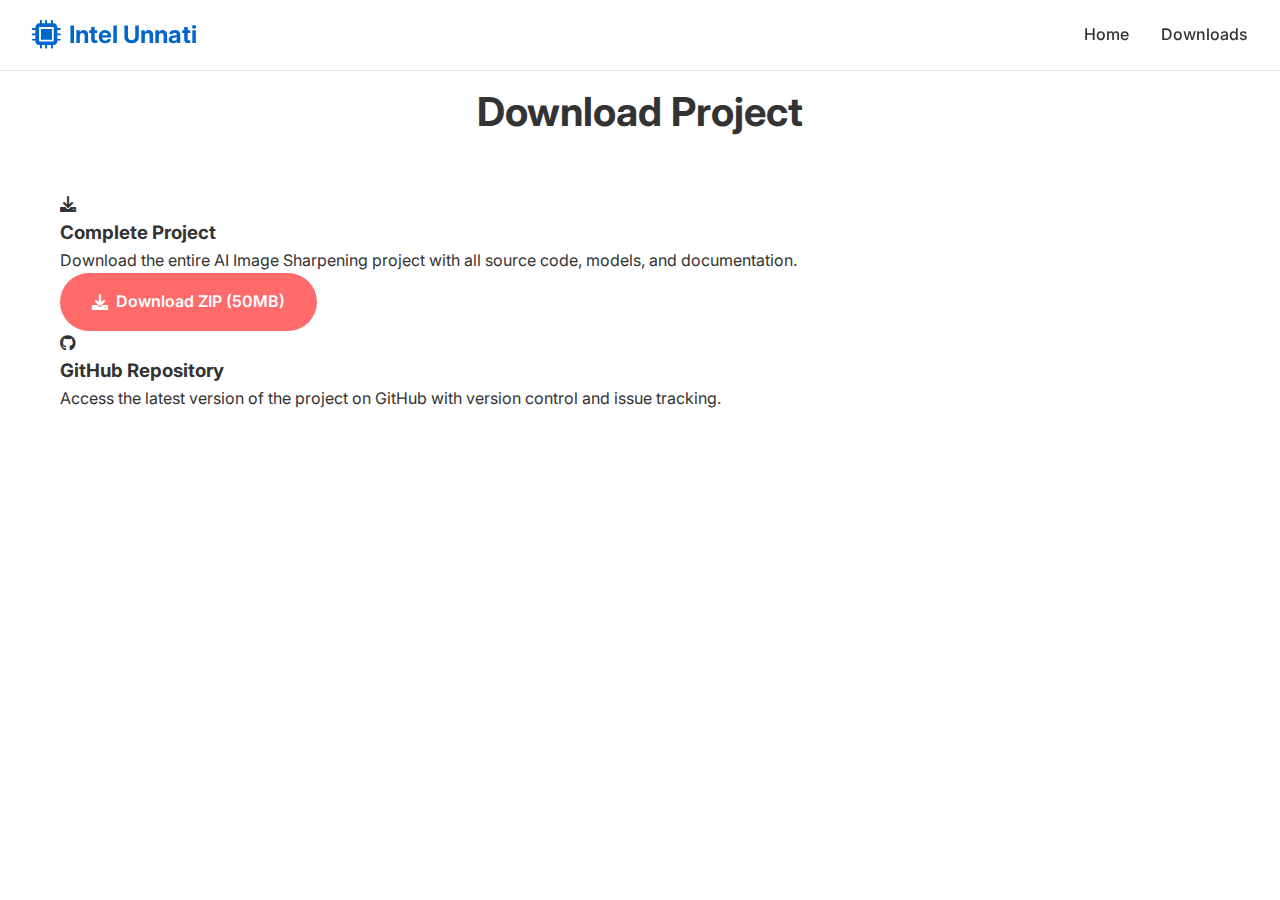
<file: website/download.html>
<!DOCTYPE html>
<html lang="en">
<head>
    <meta charset="UTF-8">
    <meta name="viewport" content="width=device-width, initial-scale=1.0">
    <title>Download - AI Image Sharpening</title>
    <link href="https://cdnjs.cloudflare.com/ajax/libs/font-awesome/6.0.0/css/all.min.css" rel="stylesheet">
    <link href="https://fonts.googleapis.com/css2?family=Inter:wght@300;400;500;600;700&display=swap" rel="stylesheet">
    <link rel="stylesheet" href="style.css">
</head>
<body>
    <header class="header">
        <nav class="nav">
            <div class="nav-brand">
                <i class="fas fa-microchip"></i>
                <span>Intel Unnati</span>
            </div>
            <ul class="nav-menu">
                <li><a href="index.html">Home</a></li>
                <li><a href="#downloads">Downloads</a></li>
            </ul>
        </nav>
    </header>

    <section id="downloads" class="downloads">
        <div class="container">
            <h2 class="section-title">Download Project</h2>
            <div class="download-grid">
                <div class="download-card">
                    <div class="download-icon">
                        <i class="fas fa-download"></i>
                    </div>
                    <h3>Complete Project</h3>
                    <p>Download the entire AI Image Sharpening project with all source code, models, and documentation.</p>
                    <a href="image-sharpening-project.zip" class="btn btn-primary" download>
                        <i class="fas fa-download"></i>
                        Download ZIP (50MB)
                    </a>
                </div>
                <div class="download-card">
                    <div class="download-icon">
                        <i class="fab fa-github"></i>
                    </div>
                    <h3>GitHub Repository</h3>
                    <p>Access the latest version of the project on GitHub with version control and issue tracking.</p>
                    <a href="https://github.com/sanatanisher01/image-sharpening" class="btn btn-secondary">
                        <i class="fab fa-github"></i>
                        View on GitHub
                    </a>
                </div>
            </div>
        </div>
    </section>

    <script>
        // Create and download zip file
        document.addEventListener('DOMContentLoaded', function() {
            const downloadBtn = document.querySelector('a[download]');
            downloadBtn.addEventListener('click', function(e) {
                e.preventDefault();
                alert('Creating project ZIP file... This may take a moment.');
                // In a real implementation, this would trigger server-side zip creation
                window.location.href = 'https://github.com/sanatanisher01/image-sharpening/archive/refs/heads/main.zip';
            });
        });
    </script>
</body>
</html>
</file>
<file: website/style.css>
* {
    margin: 0;
    padding: 0;
    box-sizing: border-box;
}

body {
    font-family: 'Inter', sans-serif;
    line-height: 1.6;
    color: #333;
    overflow-x: hidden;
}

.container {
    max-width: 1200px;
    margin: 0 auto;
    padding: 0 20px;
}

/* Header */
.header {
    position: fixed;
    top: 0;
    width: 100%;
    background: rgba(255, 255, 255, 0.95);
    backdrop-filter: blur(10px);
    z-index: 1000;
    border-bottom: 1px solid rgba(0, 0, 0, 0.1);
}

.nav {
    display: flex;
    justify-content: space-between;
    align-items: center;
    padding: 1rem 2rem;
}

.nav-brand {
    display: flex;
    align-items: center;
    font-size: 1.5rem;
    font-weight: 700;
    color: #0066cc;
}

.nav-brand i {
    margin-right: 0.5rem;
    font-size: 1.8rem;
}

.nav-menu {
    display: flex;
    list-style: none;
    gap: 2rem;
}

.nav-menu a {
    text-decoration: none;
    color: #333;
    font-weight: 500;
    transition: color 0.3s;
}

.nav-menu a:hover {
    color: #0066cc;
}

/* Hero Section */
.hero {
    height: 100vh;
    position: relative;
    display: flex;
    align-items: center;
    justify-content: center;
    background: linear-gradient(135deg, #667eea 0%, #764ba2 100%);
    color: white;
    text-align: center;
    overflow: hidden;
}

.hero-bg {
    position: absolute;
    top: 0;
    left: 0;
    width: 100%;
    height: 100%;
    z-index: 1;
}

#three-canvas {
    width: 100%;
    height: 100%;
}

.hero-content {
    position: relative;
    z-index: 2;
    max-width: 800px;
}

.hero-title {
    font-size: 4rem;
    font-weight: 700;
    margin-bottom: 1rem;
    background: linear-gradient(45deg, #fff, #e0e7ff);
    -webkit-background-clip: text;
    -webkit-text-fill-color: transparent;
}

.hero-subtitle {
    font-size: 1.3rem;
    margin-bottom: 3rem;
    opacity: 0.9;
}

.hero-stats {
    display: flex;
    justify-content: center;
    gap: 3rem;
    margin-bottom: 3rem;
}

.stat {
    text-align: center;
}

.stat-number {
    display: block;
    font-size: 2.5rem;
    font-weight: 700;
    color: #ffd700;
}

.stat-label {
    font-size: 0.9rem;
    opacity: 0.8;
}

.hero-buttons {
    display: flex;
    gap: 1rem;
    justify-content: center;
    position: sticky;
    top: 50vh;
    z-index: 10;
    transition: all 0.3s ease;
}

.btn {
    display: inline-flex;
    align-items: center;
    gap: 0.5rem;
    padding: 1rem 2rem;
    text-decoration: none;
    border-radius: 50px;
    font-weight: 600;
    transition: all 0.3s;
}

.btn-primary {
    background: #ff6b6b;
    color: white;
}

.btn-primary:hover {
    background: #ff5252;
    transform: translateY(-2px);
}

.btn-secondary {
    background: rgba(255, 255, 255, 0.2);
    color: white;
    border: 2px solid rgba(255, 255, 255, 0.3);
}

.btn-secondary:hover {
    background: rgba(255, 255, 255, 0.3);
    transform: translateY(-2px);
}

/* Section Styles */
section {
    padding: 5rem 0;
}

.section-title {
    text-align: center;
    font-size: 2.5rem;
    font-weight: 700;
    margin-bottom: 3rem;
    color: #333;
}

/* About Section */
.about {
    background: #f8fafc;
}

.about-grid {
    display: grid;
    grid-template-columns: 1fr 1fr;
    gap: 4rem;
    align-items: center;
}

.about-text h3 {
    font-size: 1.8rem;
    margin-bottom: 1rem;
    color: #0066cc;
}

.about-text p {
    font-size: 1.1rem;
    margin-bottom: 2rem;
    color: #666;
}

.about-features {
    display: flex;
    flex-direction: column;
    gap: 1rem;
}

.feature-item {
    display: flex;
    align-items: center;
    gap: 1rem;
}

.feature-item i {
    color: #0066cc;
    font-size: 1.2rem;
}

.model-architecture {
    display: flex;
    align-items: center;
    gap: 2rem;
    justify-content: center;
}

.model-box {
    background: white;
    padding: 2rem;
    border-radius: 15px;
    text-align: center;
    box-shadow: 0 10px 30px rgba(0, 0, 0, 0.1);
    min-width: 150px;
}

.model-box.teacher {
    border-top: 4px solid #ff6b6b;
}

.model-box.student {
    border-top: 4px solid #4ecdc4;
}

.model-box h4 {
    color: #333;
    margin-bottom: 0.5rem;
}

.model-box span {
    color: #666;
    font-size: 0.9rem;
}

.arrow {
    display: flex;
    flex-direction: column;
    align-items: center;
    color: #0066cc;
}

.arrow i {
    font-size: 2rem;
    margin-bottom: 0.5rem;
}

.arrow span {
    font-size: 0.8rem;
    text-align: center;
}

/* Features Section */
.features-grid {
    display: grid;
    grid-template-columns: repeat(auto-fit, minmax(300px, 1fr));
    gap: 2rem;
}

.feature-card {
    background: white;
    padding: 2rem;
    border-radius: 15px;
    text-align: center;
    box-shadow: 0 10px 30px rgba(0, 0, 0, 0.1);
    transition: transform 0.3s;
}

.feature-card:hover {
    transform: translateY(-5px);
}

.feature-icon {
    width: 80px;
    height: 80px;
    background: linear-gradient(135deg, #667eea, #764ba2);
    border-radius: 50%;
    display: flex;
    align-items: center;
    justify-content: center;
    margin: 0 auto 1rem;
}

.feature-icon i {
    font-size: 2rem;
    color: white;
}

.feature-card h3 {
    margin-bottom: 1rem;
    color: #333;
}

.feature-card p {
    color: #666;
}

/* Demo Section */
.demo {
    background: #f8fafc;
    position: relative;
    overflow: hidden;
}

.demo-bg {
    position: absolute;
    top: 0;
    left: 0;
    width: 100%;
    height: 100%;
    z-index: 1;
    opacity: 0.1;
}

#demo-canvas {
    width: 100%;
    height: 100%;
}

.demo .container {
    position: relative;
    z-index: 2;
}

.demo-steps {
    display: grid;
    grid-template-columns: repeat(auto-fit, minmax(250px, 1fr));
    gap: 2rem;
    margin-bottom: 4rem;
}

.step {
    background: white;
    padding: 2rem;
    border-radius: 15px;
    box-shadow: 0 10px 30px rgba(0, 0, 0, 0.1);
}

.step-number {
    width: 40px;
    height: 40px;
    background: #0066cc;
    color: white;
    border-radius: 50%;
    display: flex;
    align-items: center;
    justify-content: center;
    font-weight: 700;
    margin-bottom: 1rem;
}

.step h3 {
    margin-bottom: 1rem;
    color: #333;
}

.code-block {
    background: #1a1a1a;
    color: #00ff00;
    padding: 1rem;
    border-radius: 8px;
    font-family: 'Courier New', monospace;
    font-size: 0.9rem;
    overflow-x: auto;
}

/* Team Section */
.team {
    position: relative;
    overflow: hidden;
}

.team-bg {
    position: absolute;
    top: 0;
    left: 0;
    width: 100%;
    height: 100%;
    z-index: 1;
    opacity: 0.05;
}

#team-canvas {
    width: 100%;
    height: 100%;
}

.team .container {
    position: relative;
    z-index: 2;
}

.team-grid {
    display: grid;
    grid-template-columns: repeat(auto-fit, minmax(200px, 1fr));
    gap: 2rem;
}

.team-member {
    background: white;
    padding: 2rem;
    border-radius: 15px;
    text-align: center;
    box-shadow: 0 10px 30px rgba(0, 0, 0, 0.1);
    transition: transform 0.3s;
}

.team-member:hover {
    transform: translateY(-5px);
}

.member-avatar {
    width: 80px;
    height: 80px;
    background: linear-gradient(135deg, #667eea, #764ba2);
    border-radius: 50%;
    display: flex;
    align-items: center;
    justify-content: center;
    margin: 0 auto 1rem;
}

.member-avatar i {
    font-size: 2rem;
    color: white;
}

.team-member h3 {
    margin-bottom: 0.5rem;
    color: #333;
}

.team-member p {
    color: #666;
}

/* Footer */
.footer {
    background: #1a1a1a;
    color: white;
    padding: 3rem 0 1rem;
}

.footer-content {
    display: grid;
    grid-template-columns: 1fr 2fr;
    gap: 3rem;
    margin-bottom: 2rem;
}

.footer-brand {
    display: flex;
    flex-direction: column;
    gap: 1rem;
}

.footer-brand span {
    font-size: 1.5rem;
    font-weight: 700;
    color: #0066cc;
}

.footer-links {
    display: grid;
    grid-template-columns: repeat(auto-fit, minmax(200px, 1fr));
    gap: 2rem;
}

.link-group h4 {
    margin-bottom: 1rem;
    color: #0066cc;
}

.link-group a,
.link-group span {
    display: block;
    color: #ccc;
    text-decoration: none;
    margin-bottom: 0.5rem;
    transition: color 0.3s;
}

.link-group a:hover {
    color: white;
}

.footer-bottom {
    border-top: 1px solid #333;
    padding-top: 1rem;
    text-align: center;
    color: #999;
}

/* Responsive */
@media (max-width: 768px) {
    .hero-title {
        font-size: 2.5rem;
    }
    
    .hero-stats {
        flex-direction: column;
        gap: 1rem;
    }
    
    .about-grid {
        grid-template-columns: 1fr;
    }
    
    .model-architecture {
        flex-direction: column;
    }
    
    .arrow i {
        transform: rotate(90deg);
    }
    
    .nav-menu {
        display: none;
    }
}
</file>
<file: website/docs-style.css>
.docs-container {
    display: flex;
    min-height: 100vh;
    padding-top: 80px;
}

.docs-sidebar {
    width: 280px;
    background: linear-gradient(135deg, #1a1a2e, #16213e);
    color: white;
    position: fixed;
    height: calc(100vh - 80px);
    overflow-y: auto;
    z-index: 100;
}

.sidebar-content {
    padding: 2rem;
}

.sidebar-content h3 {
    color: #4ecdc4;
    margin-bottom: 1.5rem;
    font-size: 1.3rem;
}

.docs-nav {
    list-style: none;
}

.docs-nav li {
    margin-bottom: 0.5rem;
}

.docs-nav a {
    display: block;
    color: #ccc;
    text-decoration: none;
    padding: 0.8rem 1rem;
    border-radius: 8px;
    transition: all 0.3s;
    border-left: 3px solid transparent;
}

.docs-nav a:hover,
.docs-nav a.active {
    background: rgba(78, 205, 196, 0.1);
    color: #4ecdc4;
    border-left-color: #4ecdc4;
    transform: translateX(5px);
}

.docs-main {
    flex: 1;
    margin-left: 280px;
    position: relative;
    background: #f8fafc;
    z-index: 10;
    min-height: 100vh;
    overflow-y: auto;
}

.docs-bg {
    position: fixed;
    top: 80px;
    left: 280px;
    right: 0;
    bottom: 0;
    z-index: 1;
    pointer-events: none;
    opacity: 0.05;
}

#docs-canvas {
    width: 100%;
    height: 100%;
    opacity: 0.1;
}

.docs-section {
    position: relative;
    z-index: 12;
    padding: 3rem;
    margin-bottom: 4rem;
    background: rgba(255, 255, 255, 0.95);
    backdrop-filter: blur(10px);
    min-height: auto;
    overflow: visible;
    border-radius: 15px;
    box-shadow: 0 5px 20px rgba(0,0,0,0.1);
}

.section-header {
    text-align: center;
    margin-bottom: 3rem;
}

.section-header h1,
.section-header h2 {
    color: #1a1a2e;
    margin-bottom: 1rem;
    display: flex;
    align-items: center;
    justify-content: center;
    gap: 1rem;
}

.section-header h1 {
    font-size: 3rem;
}

.section-header h2 {
    font-size: 2.5rem;
}

.section-subtitle {
    font-size: 1.2rem;
    color: #666;
    font-style: italic;
}

.content-grid {
    display: grid;
    grid-template-columns: repeat(auto-fit, minmax(400px, 1fr));
    gap: 2rem;
    margin-bottom: 3rem;
}

.content-card {
    background: rgba(255, 255, 255, 0.95);
    backdrop-filter: blur(10px);
    padding: 2rem;
    border-radius: 15px;
    box-shadow: 0 10px 30px rgba(0, 0, 0, 0.1);
    border-top: 4px solid #4ecdc4;
    position: relative;
    z-index: 15;
}

.content-card h3 {
    color: #1a1a2e;
    margin-bottom: 1rem;
    display: flex;
    align-items: center;
    gap: 0.5rem;
}

.content-card ul {
    list-style: none;
    padding-left: 0;
}

.content-card li {
    padding: 0.5rem 0;
    border-bottom: 1px solid #eee;
    position: relative;
    padding-left: 1.5rem;
}

.content-card li:before {
    content: '✓';
    position: absolute;
    left: 0;
    color: #4ecdc4;
    font-weight: bold;
}

.achievement-stats {
    display: grid;
    grid-template-columns: repeat(2, 1fr);
    gap: 1rem;
}

.stat-item {
    text-align: center;
    padding: 1rem;
    background: linear-gradient(135deg, #667eea, #764ba2);
    border-radius: 10px;
    color: white;
}

.stat-value {
    display: block;
    font-size: 1.8rem;
    font-weight: 700;
    margin-bottom: 0.5rem;
}

.stat-label {
    font-size: 0.9rem;
    opacity: 0.9;
}

.architecture-diagram {
    background: rgba(255, 255, 255, 0.95);
    backdrop-filter: blur(10px);
    padding: 3rem;
    border-radius: 15px;
    box-shadow: 0 10px 30px rgba(0, 0, 0, 0.1);
    margin-bottom: 2rem;
    position: relative;
    z-index: 15;
}

.model-flow {
    display: flex;
    flex-direction: column;
    align-items: center;
    gap: 2rem;
}

.model-component {
    background: linear-gradient(135deg, #f093fb 0%, #f5576c 100%);
    color: white;
    padding: 2rem;
    border-radius: 15px;
    text-align: center;
    min-width: 300px;
    box-shadow: 0 10px 25px rgba(0, 0, 0, 0.2);
}

.teacher-model {
    background: linear-gradient(135deg, #ff6b6b, #ee5a52);
}

.student-model {
    background: linear-gradient(135deg, #4ecdc4, #44a08d);
}

.model-component h4 {
    margin-bottom: 1rem;
    font-size: 1.3rem;
}

.model-details p {
    margin: 0.5rem 0;
    font-size: 0.9rem;
}

.distillation-arrow {
    display: flex;
    flex-direction: column;
    align-items: center;
    color: #667eea;
    font-size: 2rem;
}

.distillation-arrow span {
    font-size: 0.9rem;
    margin-top: 0.5rem;
}

.code-example {
    background: #1a1a1a;
    color: #00ff00;
    padding: 2rem;
    border-radius: 10px;
    margin-top: 2rem;
}

.code-example h4 {
    color: #4ecdc4;
    margin-bottom: 1rem;
}

.code-example pre {
    margin: 0;
    font-family: 'Courier New', monospace;
    line-height: 1.6;
}

.training-info {
    display: grid;
    grid-template-columns: 1fr 1fr;
    gap: 2rem;
}

.training-config,
.training-progress {
    background: rgba(255, 255, 255, 0.95);
    backdrop-filter: blur(10px);
    padding: 2rem;
    border-radius: 15px;
    box-shadow: 0 10px 30px rgba(0, 0, 0, 0.1);
    position: relative;
    z-index: 15;
}

.config-table {
    width: 100%;
    border-collapse: collapse;
}

.config-table td {
    padding: 0.8rem;
    border-bottom: 1px solid #eee;
}

.config-table td:first-child {
    font-weight: 600;
    color: #667eea;
}

.chart-placeholder {
    text-align: center;
    padding: 2rem;
    background: linear-gradient(135deg, #667eea, #764ba2);
    color: white;
    border-radius: 10px;
}

.chart-placeholder i {
    font-size: 3rem;
    margin-bottom: 1rem;
    display: block;
}

.results-grid {
    display: grid;
    grid-template-columns: repeat(auto-fit, minmax(350px, 1fr));
    gap: 2rem;
    margin-bottom: 3rem;
}

.result-card {
    background: rgba(255, 255, 255, 0.9);
    backdrop-filter: blur(5px);
    padding: 2rem;
    border-radius: 15px;
    box-shadow: 0 5px 15px rgba(0, 0, 0, 0.1);
    position: relative;
    z-index: 25;
    border: 1px solid rgba(255,255,255,0.2);
    min-height: 300px;
}

.metric {
    text-align: center;
}

.metric-value {
    display: block;
    font-size: 2.5rem;
    font-weight: 700;
    color: #4ecdc4;
    margin-bottom: 0.5rem;
}

.metric-target {
    display: block;
    color: #666;
    margin-bottom: 1rem;
}

.progress-bar {
    width: 100%;
    height: 10px;
    background: #eee;
    border-radius: 5px;
    overflow: hidden;
    margin-bottom: 0.5rem;
}

.progress-fill {
    height: 100%;
    background: linear-gradient(90deg, #4ecdc4, #44a08d);
    transition: width 0.3s ease;
}

.metric-achievement {
    font-size: 0.9rem;
    color: #666;
}

.fps-results {
    display: flex;
    flex-direction: column;
    gap: 1rem;
    min-height: 200px;
    padding: 1rem;
}

.fps-item {
    display: flex;
    justify-content: space-between;
    align-items: center;
    padding: 1.5rem;
    background: #f8fafc;
    border-radius: 8px;
    border: 1px solid #e2e8f0;
    margin-bottom: 0.5rem;
    min-height: 60px;
}

.resolution {
    font-weight: 600;
    color: #1a1a2e;
}

.fps-value {
    font-weight: 700;
    color: #667eea;
}

.status.success {
    color: #4ecdc4;
}

.status.warning {
    color: #ffa726;
}

.status.error {
    color: #ef5350;
}

.usage-steps {
    display: flex;
    flex-direction: column;
    gap: 2rem;
    margin-bottom: 3rem;
    padding-bottom: 2rem;
}

.step-card {
    display: flex;
    gap: 2rem;
    background: rgba(255, 255, 255, 0.9);
    backdrop-filter: blur(5px);
    padding: 2rem;
    border-radius: 15px;
    box-shadow: 0 5px 15px rgba(0, 0, 0, 0.1);
    align-items: flex-start;
    position: relative;
    z-index: 25;
    border: 1px solid rgba(255,255,255,0.2);
    margin-bottom: 2rem;
    min-height: 120px;
}

.step-icon {
    width: 50px;
    height: 50px;
    background: linear-gradient(135deg, #667eea, #764ba2);
    color: white;
    border-radius: 50%;
    display: flex;
    align-items: center;
    justify-content: center;
    font-size: 1.5rem;
    font-weight: 700;
    flex-shrink: 0;
}

.step-content {
    flex: 1;
}

.step-content h4 {
    color: #1a1a2e;
    margin-bottom: 1rem;
}

.code-block {
    background: #1a1a1a;
    color: #00ff00;
    padding: 1rem;
    border-radius: 8px;
    font-family: 'Courier New', monospace;
    margin: 1rem 0;
    overflow-x: auto;
}

.api-docs {
    background: rgba(255, 255, 255, 0.95);
    backdrop-filter: blur(10px);
    padding: 2rem;
    border-radius: 15px;
    box-shadow: 0 10px 30px rgba(0, 0, 0, 0.1);
    position: relative;
    z-index: 15;
}

.api-method {
    margin-bottom: 2rem;
}

.method-signature {
    background: #f8fafc;
    padding: 1rem;
    border-radius: 8px;
    border-left: 4px solid #4ecdc4;
    margin: 1rem 0;
}

.method {
    margin: 1rem 0;
    padding: 1rem;
    background: #f8fafc;
    border-radius: 8px;
}

.troubleshooting-list {
    display: flex;
    flex-direction: column;
    gap: 2rem;
}

.issue-card {
    background: rgba(255, 255, 255, 0.95);
    backdrop-filter: blur(10px);
    padding: 2rem;
    border-radius: 15px;
    box-shadow: 0 10px 30px rgba(0, 0, 0, 0.1);
    border-left: 4px solid #ffa726;
    position: relative;
    z-index: 15;
}

.issue-card h4 {
    color: #1a1a2e;
    margin-bottom: 1rem;
    display: flex;
    align-items: center;
    gap: 0.5rem;
}

.solution {
    background: #f8fafc;
    padding: 1rem;
    border-radius: 8px;
    margin-top: 1rem;
}

.solution ul {
    margin-top: 0.5rem;
    padding-left: 1.5rem;
}

.solution li {
    margin-bottom: 0.5rem;
}

/* Simple section styling */
.simple-results,
.simple-usage {
    background: white;
    padding: 2rem;
    border-radius: 10px;
    box-shadow: 0 2px 10px rgba(0,0,0,0.1);
    position: relative;
    z-index: 25;
}

.results-table,
.req-table {
    width: 100%;
    border-collapse: collapse;
    margin: 1rem 0;
    background: white;
}

.results-table th,
.results-table td,
.req-table td {
    padding: 1rem;
    text-align: left;
    border-bottom: 1px solid #e2e8f0;
}

.results-table th {
    background: #f8fafc;
    font-weight: 600;
    color: #1a1a2e;
}

.status-success {
    color: #4ecdc4;
    font-weight: 600;
}

.status-warning {
    color: #ffa726;
    font-weight: 600;
}

.status-error {
    color: #ef5350;
    font-weight: 600;
}

.status-near {
    color: #667eea;
    font-weight: 600;
}

.summary-box {
    background: #f8fafc;
    padding: 1.5rem;
    border-radius: 8px;
    margin-top: 2rem;
    border-left: 4px solid #4ecdc4;
}

.usage-step {
    margin-bottom: 2rem;
}

.usage-step h4 {
    color: #1a1a2e;
    margin-bottom: 1rem;
}

.command-box {
    background: #1a1a1a;
    color: #00ff00;
    padding: 1rem;
    border-radius: 8px;
    margin: 1rem 0;
    overflow-x: auto;
}

.command-box pre {
    margin: 0;
    font-family: 'Courier New', monospace;
}

.usage-step ol {
    padding-left: 1.5rem;
}

.usage-step ol li {
    margin-bottom: 0.5rem;
    line-height: 1.6;
}

.troubleshoot-list {
    list-style: none;
    padding: 0;
}

.troubleshoot-list li {
    padding: 0.5rem 0;
    border-bottom: 1px solid #e2e8f0;
}

@media (max-width: 768px) {
    .docs-container {
        flex-direction: column;
    }
    
    .docs-sidebar {
        position: relative;
        width: 100%;
        height: auto;
    }
    
    .docs-main {
        margin-left: 0;
    }
    
    .docs-bg {
        left: 0;
    }
    
    .content-grid,
    .training-info,
    .results-grid {
        grid-template-columns: 1fr;
    }
    
    .step-card {
        flex-direction: column;
        text-align: center;
    }
}
</file>
